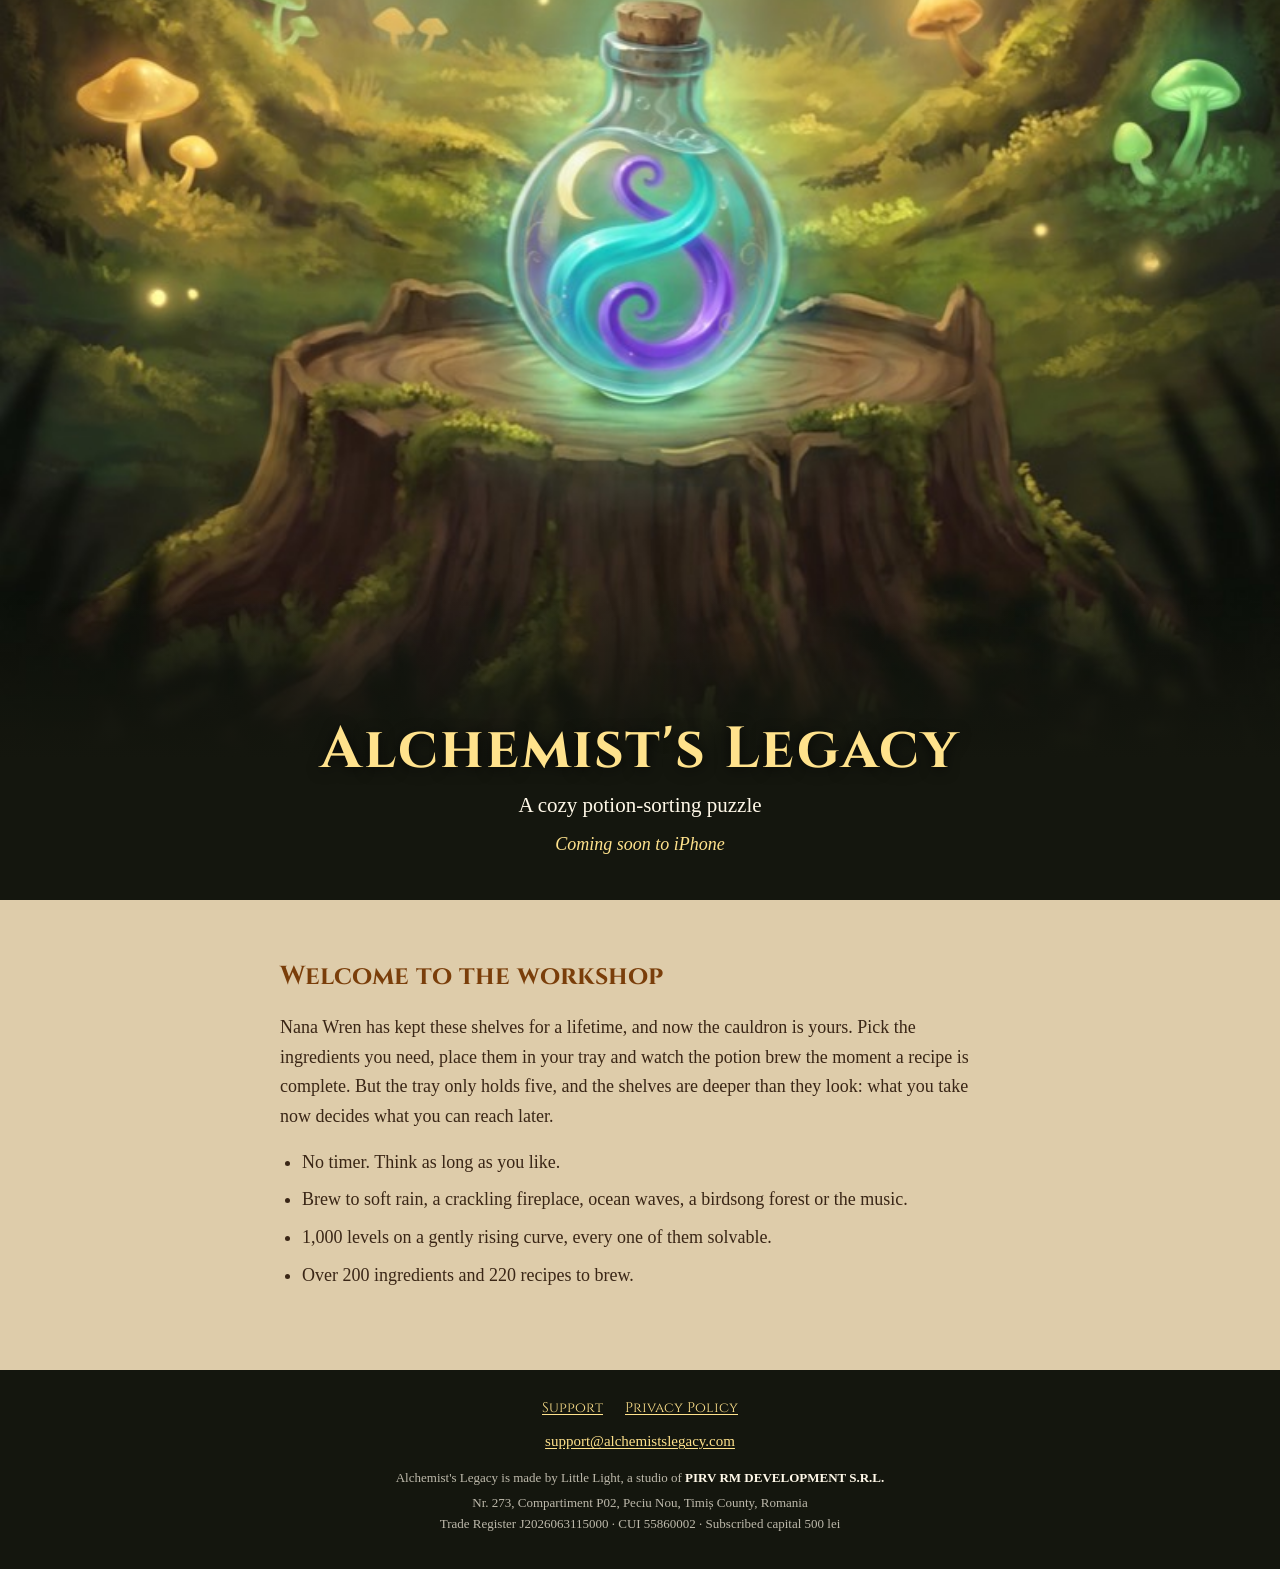
<file: index.html>
<!doctype html>
<html lang="en">
<head>
  <meta charset="utf-8">
  <meta name="viewport" content="width=device-width, initial-scale=1">
  <title>Alchemist's Legacy</title>
  <meta name="description" content="A cozy potion-sorting puzzle for iPhone. Pick ingredients off the shelves, fill your tray and brew every recipe. No timer, no rush.">
  <link rel="icon" type="image/png" href="favicon.png">
  <link rel="stylesheet" href="assets/site.css">
</head>
<body>
  <header class="hero">
    <h1>Alchemist's Legacy</h1>
    <p class="tagline">A cozy potion-sorting puzzle</p>
    <p class="soon">Coming soon to iPhone</p>
  </header>

  <section class="about">
    <div class="inner">
      <h2>Welcome to the workshop</h2>
      <p>Nana Wren has kept these shelves for a lifetime, and now the cauldron is yours. Pick the ingredients you need, place them in your tray and watch the potion brew the moment a recipe is complete. But the tray only holds five, and the shelves are deeper than they look: what you take now decides what you can reach later.</p>
      <ul>
        <li>No timer. Think as long as you like.</li>
        <li>Brew to soft rain, a crackling fireplace, ocean waves, a birdsong forest or the music.</li>
        <li>1,000 levels on a gently rising curve, every one of them solvable.</li>
        <li>Over 200 ingredients and 220 recipes to brew.</li>
      </ul>
    </div>
  </section>

  <footer>
    <nav class="footer-nav" aria-label="Site">
      <a href="support/">Support</a>
      <a href="privacy/">Privacy Policy</a>
    </nav>
    <p><a href="mailto:support@alchemistslegacy.com">support@alchemistslegacy.com</a></p>
    <p class="legal">Alchemist's Legacy is made by Little Light, a studio of <strong>PIRV RM DEVELOPMENT S.R.L.</strong></p>
    <p class="legal">Nr. 273, Compartiment P02, Peciu Nou, Timiș County, Romania<br>
      <span class="item">Trade Register J2026063115000</span><span class="sep"> · </span><span class="item">CUI 55860002</span><span class="sep"> · </span><span class="item">Subscribed capital 500 lei</span></p>
  </footer>
</body>
</html>
</file>
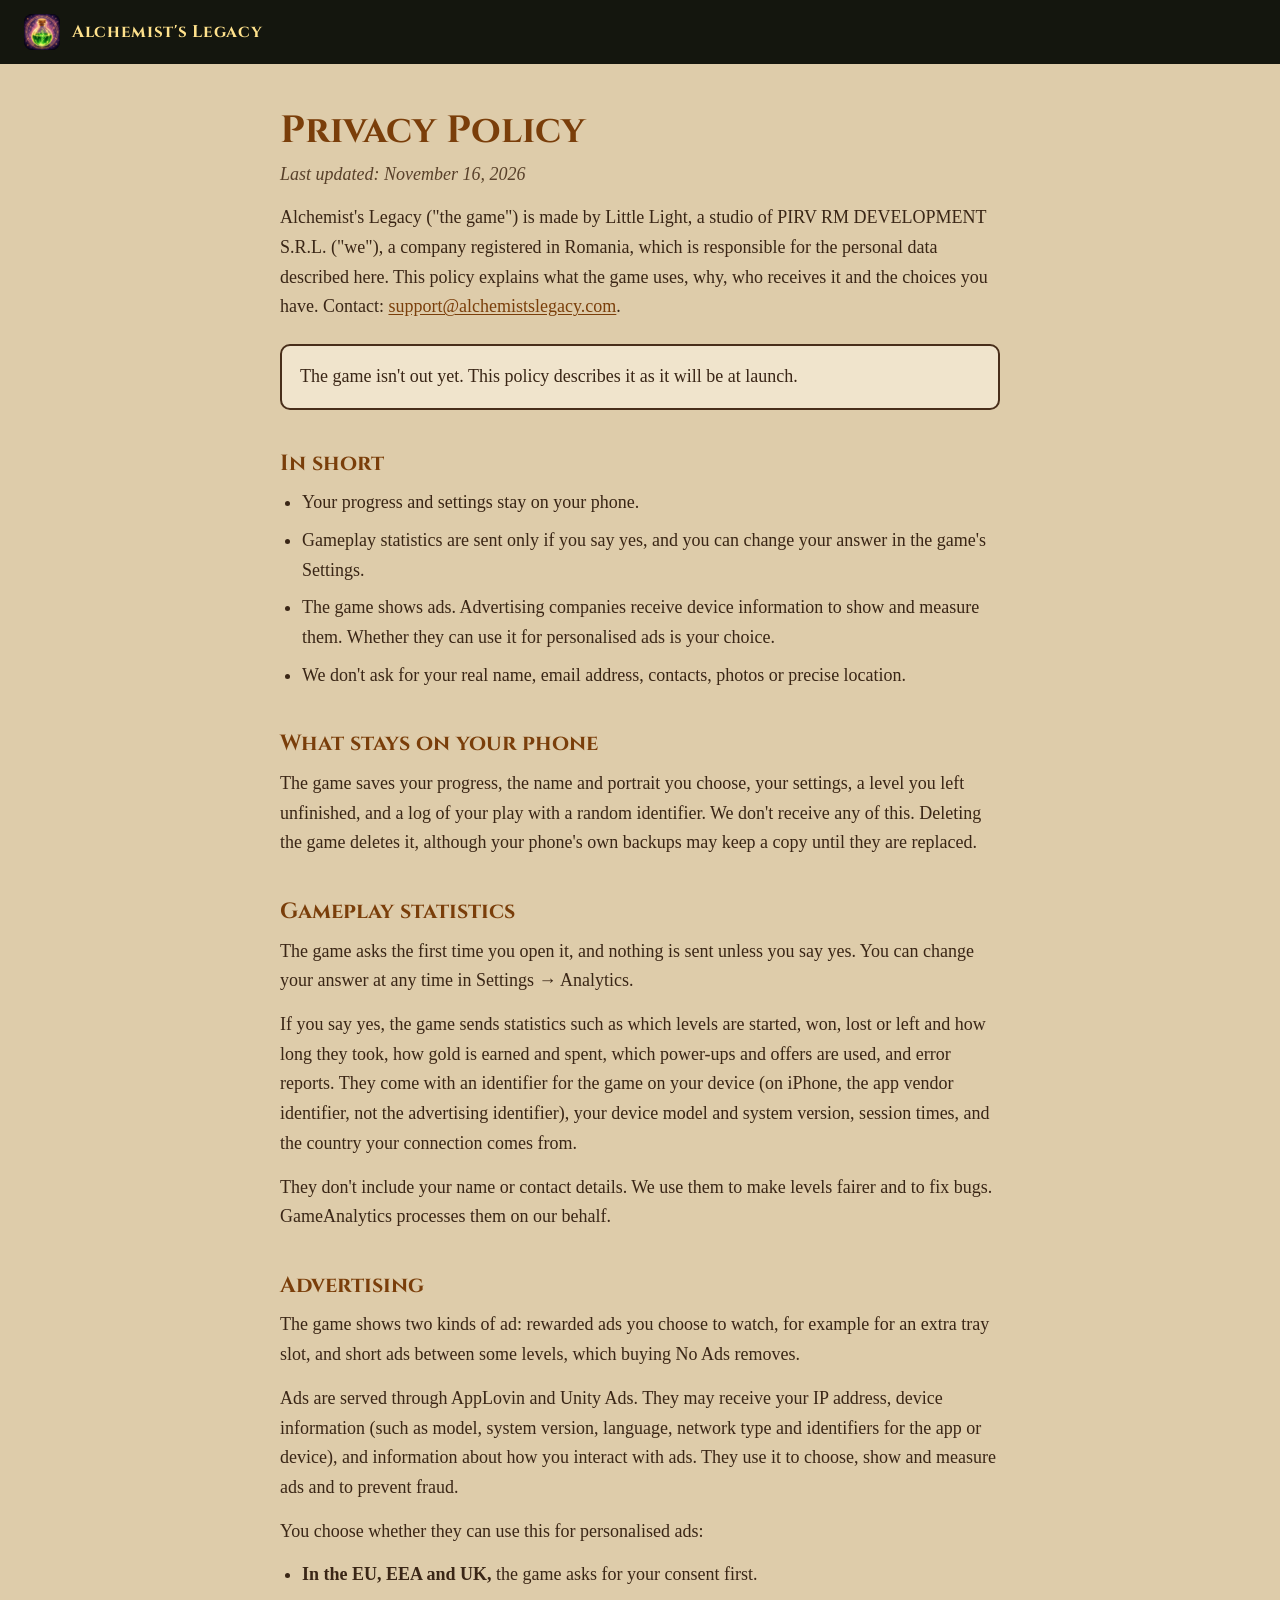
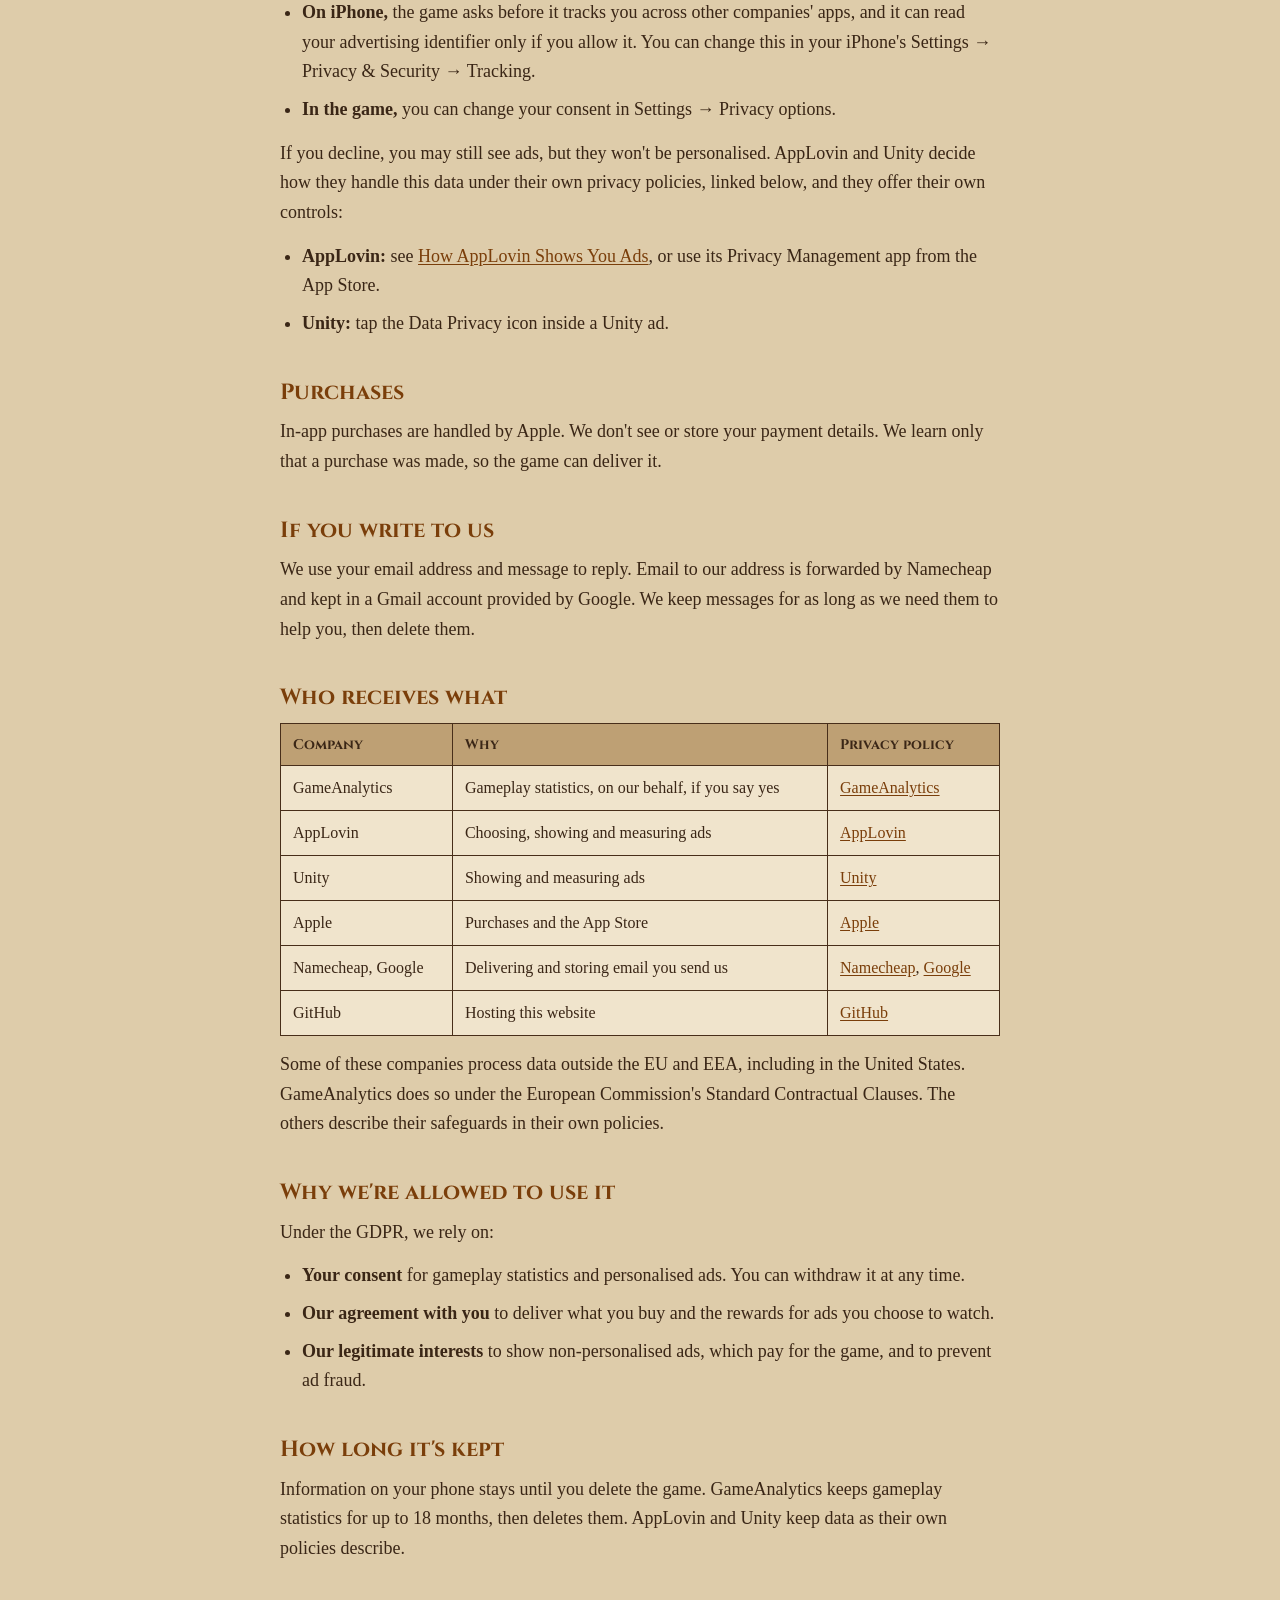
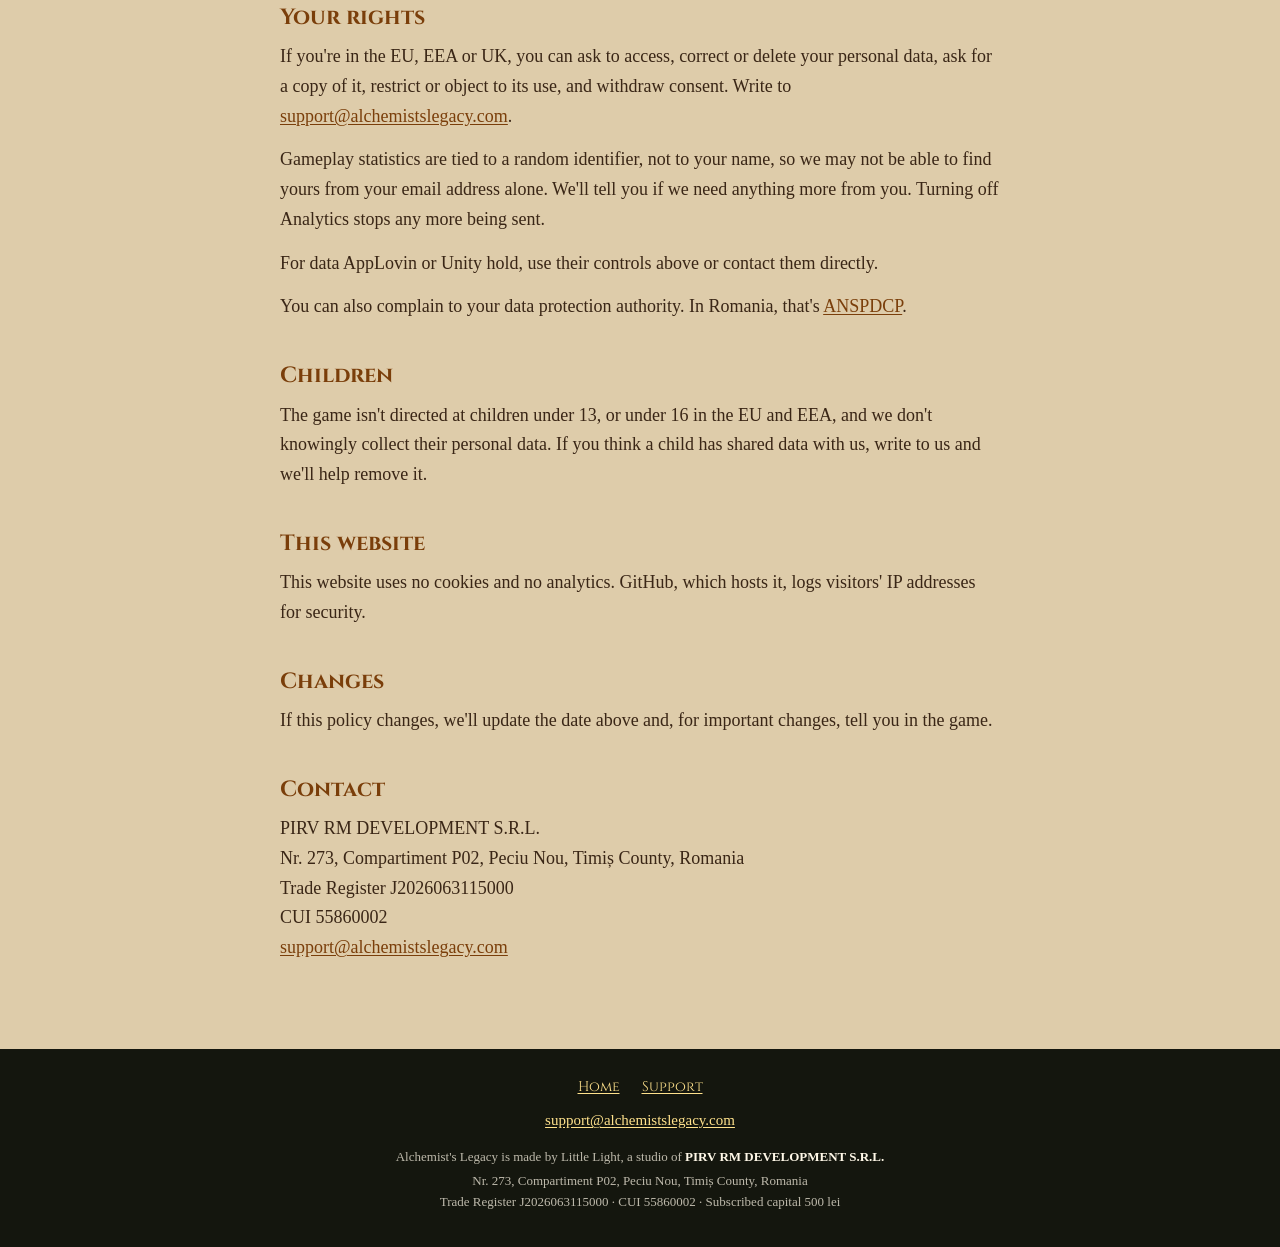
<file: privacy/index.html>
<!doctype html>
<html lang="en">
<head>
  <meta charset="utf-8">
  <meta name="viewport" content="width=device-width, initial-scale=1">
  <title>Privacy Policy · Alchemist's Legacy</title>
  <meta name="description" content="What Alchemist's Legacy uses, why, who receives it and the choices you have.">
  <link rel="icon" type="image/png" href="../favicon.png">
  <link rel="stylesheet" href="../assets/site.css">
</head>
<body>
  <div class="topbar">
    <a class="brand" href="../"><img src="../assets/icon.png" alt="" width="36" height="36">Alchemist's Legacy</a>
  </div>

  <main class="page">
    <div class="inner">
      <h1>Privacy Policy</h1>
      <p class="updated">Last updated: November 16, 2026</p>

      <p>Alchemist's Legacy ("the game") is made by Little Light, a studio of PIRV RM DEVELOPMENT S.R.L. ("we"), a company registered in Romania, which is responsible for the personal data described here. This policy explains what the game uses, why, who receives it and the choices you have. Contact: <a href="mailto:support@alchemistslegacy.com">support@alchemistslegacy.com</a>.</p>

      <div class="note">
        <p>The game isn't out yet. This policy describes it as it will be at launch.</p>
      </div>

      <h2>In short</h2>
      <ul>
        <li>Your progress and settings stay on your phone.</li>
        <li>Gameplay statistics are sent only if you say yes, and you can change your answer in the game's Settings.</li>
        <li>The game shows ads. Advertising companies receive device information to show and measure them. Whether they can use it for personalised ads is your choice.</li>
        <li>We don't ask for your real name, email address, contacts, photos or precise location.</li>
      </ul>

      <h2>What stays on your phone</h2>
      <p>The game saves your progress, the name and portrait you choose, your settings, a level you left unfinished, and a log of your play with a random identifier. We don't receive any of this. Deleting the game deletes it, although your phone's own backups may keep a copy until they are replaced.</p>

      <h2>Gameplay statistics</h2>
      <p>The game asks the first time you open it, and nothing is sent unless you say yes. You can change your answer at any time in Settings → Analytics.</p>
      <p>If you say yes, the game sends statistics such as which levels are started, won, lost or left and how long they took, how gold is earned and spent, which power-ups and offers are used, and error reports. They come with an identifier for the game on your device (on iPhone, the app vendor identifier, not the advertising identifier), your device model and system version, session times, and the country your connection comes from.</p>
      <p>They don't include your name or contact details. We use them to make levels fairer and to fix bugs. GameAnalytics processes them on our behalf.</p>

      <h2>Advertising</h2>
      <p>The game shows two kinds of ad: rewarded ads you choose to watch, for example for an extra tray slot, and short ads between some levels, which buying No Ads removes.</p>
      <p>Ads are served through AppLovin and Unity Ads. They may receive your IP address, device information (such as model, system version, language, network type and identifiers for the app or device), and information about how you interact with ads. They use it to choose, show and measure ads and to prevent fraud.</p>
      <p>You choose whether they can use this for personalised ads:</p>
      <ul>
        <li><strong>In the EU, EEA and UK,</strong> the game asks for your consent first.</li>
        <li><strong>On iPhone,</strong> the game asks before it tracks you across other companies' apps, and it can read your advertising identifier only if you allow it. You can change this in your iPhone's Settings → Privacy &amp; Security → Tracking.</li>
        <li><strong>In the game,</strong> you can change your consent in Settings → Privacy options.</li>
      </ul>
      <p>If you decline, you may still see ads, but they won't be personalised. AppLovin and Unity decide how they handle this data under their own privacy policies, linked below, and they offer their own controls:</p>
      <ul>
        <li><strong>AppLovin:</strong> see <a href="https://dash.applovin.com/p/how-applovin-shows-you-ads">How AppLovin Shows You Ads</a>, or use its Privacy Management app from the App Store.</li>
        <li><strong>Unity:</strong> tap the Data Privacy icon inside a Unity ad.</li>
      </ul>

      <h2>Purchases</h2>
      <p>In-app purchases are handled by Apple. We don't see or store your payment details. We learn only that a purchase was made, so the game can deliver it.</p>

      <h2>If you write to us</h2>
      <p>We use your email address and message to reply. Email to our address is forwarded by Namecheap and kept in a Gmail account provided by Google. We keep messages for as long as we need them to help you, then delete them.</p>

      <h2>Who receives what</h2>
      <div class="table-wrap">
        <table>
          <thead>
            <tr><th scope="col">Company</th><th scope="col">Why</th><th scope="col">Privacy policy</th></tr>
          </thead>
          <tbody>
            <tr><td>GameAnalytics</td><td>Gameplay statistics, on our behalf, if you say yes</td><td><a href="https://www.gameanalytics.com/trust/privacy-notice">GameAnalytics</a></td></tr>
            <tr><td>AppLovin</td><td>Choosing, showing and measuring ads</td><td><a href="https://legal.applovin.com/privacy/">AppLovin</a></td></tr>
            <tr><td>Unity</td><td>Showing and measuring ads</td><td><a href="https://unity.com/legal/game-player-and-app-user-privacy-policy">Unity</a></td></tr>
            <tr><td>Apple</td><td>Purchases and the App Store</td><td><a href="https://www.apple.com/legal/privacy/">Apple</a></td></tr>
            <tr><td>Namecheap, Google</td><td>Delivering and storing email you send us</td><td><a href="https://www.namecheap.com/legal/general/privacy-policy/">Namecheap</a>, <a href="https://policies.google.com/privacy">Google</a></td></tr>
            <tr><td>GitHub</td><td>Hosting this website</td><td><a href="https://docs.github.com/en/site-policy/privacy-policies/github-general-privacy-statement">GitHub</a></td></tr>
          </tbody>
        </table>
      </div>
      <p>Some of these companies process data outside the EU and EEA, including in the United States. GameAnalytics does so under the European Commission's Standard Contractual Clauses. The others describe their safeguards in their own policies.</p>

      <h2>Why we're allowed to use it</h2>
      <p>Under the GDPR, we rely on:</p>
      <ul>
        <li><strong>Your consent</strong> for gameplay statistics and personalised ads. You can withdraw it at any time.</li>
        <li><strong>Our agreement with you</strong> to deliver what you buy and the rewards for ads you choose to watch.</li>
        <li><strong>Our legitimate interests</strong> to show non-personalised ads, which pay for the game, and to prevent ad fraud.</li>
      </ul>

      <h2>How long it's kept</h2>
      <p>Information on your phone stays until you delete the game. GameAnalytics keeps gameplay statistics for up to 18 months, then deletes them. AppLovin and Unity keep data as their own policies describe.</p>

      <h2>Your rights</h2>
      <p>If you're in the EU, EEA or UK, you can ask to access, correct or delete your personal data, ask for a copy of it, restrict or object to its use, and withdraw consent. Write to <a href="mailto:support@alchemistslegacy.com">support@alchemistslegacy.com</a>.</p>
      <p>Gameplay statistics are tied to a random identifier, not to your name, so we may not be able to find yours from your email address alone. We'll tell you if we need anything more from you. Turning off Analytics stops any more being sent.</p>
      <p>For data AppLovin or Unity hold, use their controls above or contact them directly.</p>
      <p>You can also complain to your data protection authority. In Romania, that's <a href="https://www.dataprotection.ro/">ANSPDCP</a>.</p>

      <h2>Children</h2>
      <p>The game isn't directed at children under 13, or under 16 in the EU and EEA, and we don't knowingly collect their personal data. If you think a child has shared data with us, write to us and we'll help remove it.</p>

      <h2>This website</h2>
      <p>This website uses no cookies and no analytics. GitHub, which hosts it, logs visitors' IP addresses for security.</p>

      <h2>Changes</h2>
      <p>If this policy changes, we'll update the date above and, for important changes, tell you in the game.</p>

      <h2>Contact</h2>
      <p>PIRV RM DEVELOPMENT S.R.L.<br>
        Nr. 273, Compartiment P02, Peciu Nou, Timiș County, Romania<br>
        Trade Register J2026063115000<br>
        CUI 55860002<br>
        <a href="mailto:support@alchemistslegacy.com">support@alchemistslegacy.com</a></p>
    </div>
  </main>

  <footer>
    <nav class="footer-nav" aria-label="Site">
      <a href="../">Home</a>
      <a href="../support/">Support</a>
    </nav>
    <p><a href="mailto:support@alchemistslegacy.com">support@alchemistslegacy.com</a></p>
    <p class="legal">Alchemist's Legacy is made by Little Light, a studio of <strong>PIRV RM DEVELOPMENT S.R.L.</strong></p>
    <p class="legal">Nr. 273, Compartiment P02, Peciu Nou, Timiș County, Romania<br>
      <span class="item">Trade Register J2026063115000</span><span class="sep"> · </span><span class="item">CUI 55860002</span><span class="sep"> · </span><span class="item">Subscribed capital 500 lei</span></p>
  </footer>
</body>
</html>
</file>
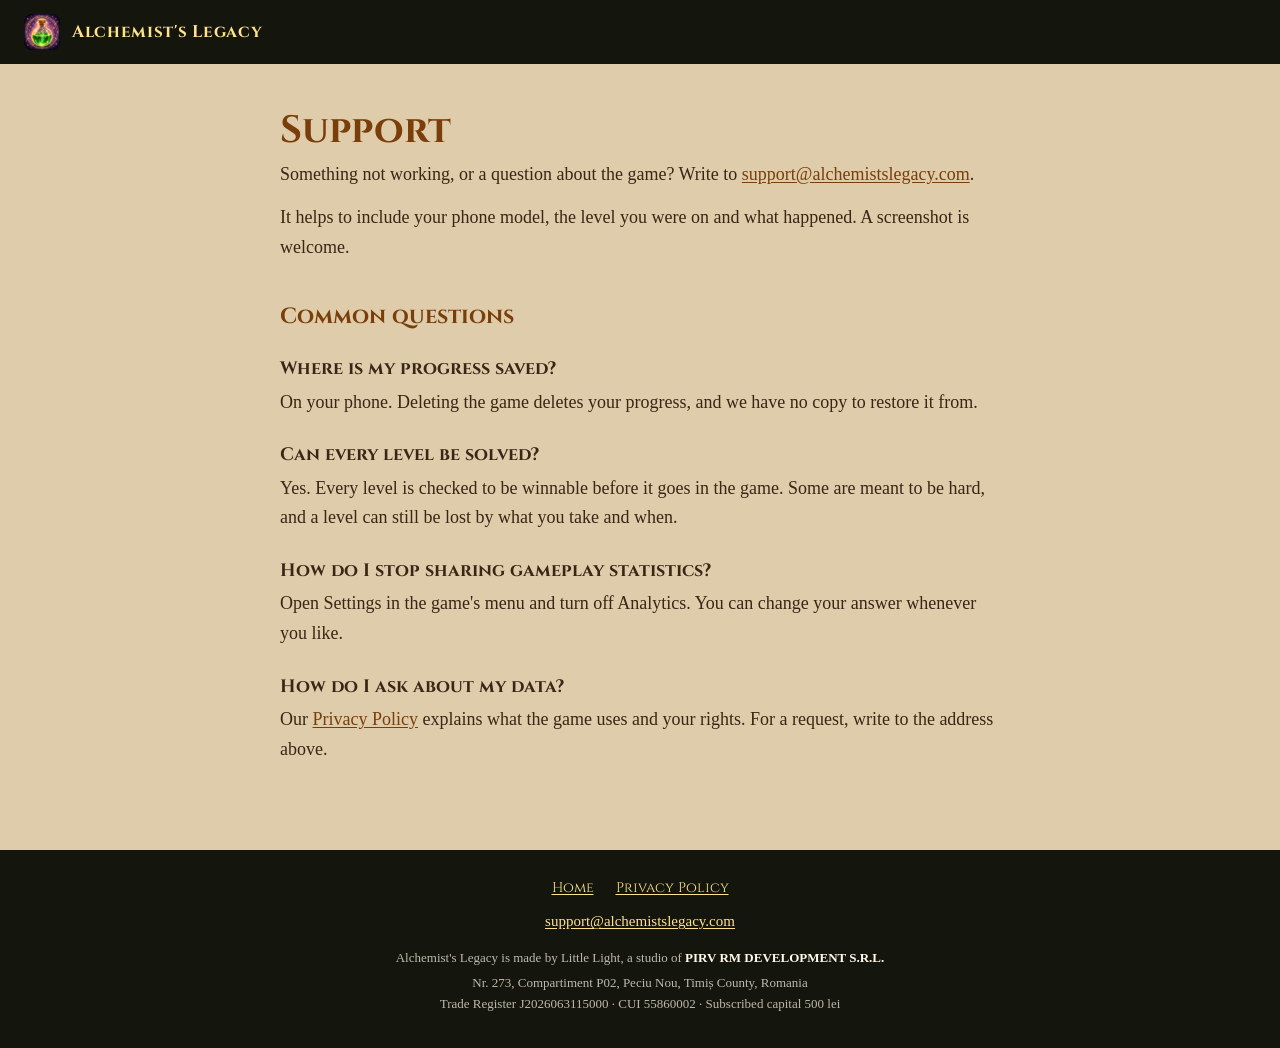
<file: support/index.html>
<!doctype html>
<html lang="en">
<head>
  <meta charset="utf-8">
  <meta name="viewport" content="width=device-width, initial-scale=1">
  <title>Support · Alchemist's Legacy</title>
  <meta name="description" content="Help with Alchemist's Legacy, and how to contact us.">
  <link rel="icon" type="image/png" href="../favicon.png">
  <link rel="stylesheet" href="../assets/site.css">
</head>
<body>
  <div class="topbar">
    <a class="brand" href="../"><img src="../assets/icon.png" alt="" width="36" height="36">Alchemist's Legacy</a>
  </div>

  <main class="page">
    <div class="inner">
      <h1>Support</h1>
      <p>Something not working, or a question about the game? Write to <a href="mailto:support@alchemistslegacy.com">support@alchemistslegacy.com</a>.</p>
      <p>It helps to include your phone model, the level you were on and what happened. A screenshot is welcome.</p>

      <h2>Common questions</h2>

      <h3>Where is my progress saved?</h3>
      <p>On your phone. Deleting the game deletes your progress, and we have no copy to restore it from.</p>

      <h3>Can every level be solved?</h3>
      <p>Yes. Every level is checked to be winnable before it goes in the game. Some are meant to be hard, and a level can still be lost by what you take and when.</p>

      <h3>How do I stop sharing gameplay statistics?</h3>
      <p>Open Settings in the game's menu and turn off Analytics. You can change your answer whenever you like.</p>

      <h3>How do I ask about my data?</h3>
      <p>Our <a href="../privacy/">Privacy Policy</a> explains what the game uses and your rights. For a request, write to the address above.</p>
    </div>
  </main>

  <footer>
    <nav class="footer-nav" aria-label="Site">
      <a href="../">Home</a>
      <a href="../privacy/">Privacy Policy</a>
    </nav>
    <p><a href="mailto:support@alchemistslegacy.com">support@alchemistslegacy.com</a></p>
    <p class="legal">Alchemist's Legacy is made by Little Light, a studio of <strong>PIRV RM DEVELOPMENT S.R.L.</strong></p>
    <p class="legal">Nr. 273, Compartiment P02, Peciu Nou, Timiș County, Romania<br>
      <span class="item">Trade Register J2026063115000</span><span class="sep"> · </span><span class="item">CUI 55860002</span><span class="sep"> · </span><span class="item">Subscribed capital 500 lei</span></p>
  </footer>
</body>
</html>
</file>
<file: assets/site.css>
/* The game's own palette: ForestUI's parchment, inks and frames. */
@font-face { font-family: "Cinzel"; src: url("fonts/Cinzel-Regular.ttf") format("truetype"); font-weight: 400; font-display: swap; }
@font-face { font-family: "Cinzel"; src: url("fonts/Cinzel-Bold.ttf") format("truetype"); font-weight: 700; font-display: swap; }

:root {
  --page: rgb(222, 204, 170);
  --page-pale: rgb(240, 228, 204);
  --ink: rgb(58, 38, 22);
  --ink-soft: rgb(88, 64, 42);
  --ink-title: rgb(122, 62, 10);
  --frame: rgb(190, 160, 116);
  --rim: rgb(72, 46, 26);
  --night: rgb(20, 22, 14);
  --gold: rgb(255, 226, 140);
  --cream: rgb(255, 248, 232);
}

* { box-sizing: border-box; }

html { -webkit-text-size-adjust: 100%; }

body {
  margin: 0;
  background: var(--night);
  color: var(--ink);
  font: 18px/1.65 Georgia, "Iowan Old Style", "Times New Roman", serif;
}

h1, h2, h3, .brand, .footer-nav, .button { font-family: "Cinzel", Georgia, serif; }

a { color: var(--ink-title); text-underline-offset: 2px; }
a:hover { color: var(--ink); }
a:focus-visible { outline: 3px solid var(--ink-title); outline-offset: 2px; border-radius: 2px; }

/* Top bar on the inner pages */
.topbar {
  display: flex;
  align-items: center;
  justify-content: space-between;
  gap: 16px;
  padding: 14px 24px;
  background: var(--night);
}
.brand {
  display: flex;
  align-items: center;
  gap: 12px;
  color: var(--gold);
  font-weight: 700;
  font-size: 17px;
  letter-spacing: 0.04em;
  text-decoration: none;
}
.brand:hover { color: var(--cream); }
.brand img { width: 36px; height: 36px; border-radius: 8px; display: block; }

/* Home */
.hero {
  position: relative;
  min-height: 100svh;
  display: flex;
  flex-direction: column;
  align-items: center;
  justify-content: flex-end;
  padding: 48px 20px 40px;
  text-align: center;
  background: var(--night);
  color: var(--cream);
}
/* The picture stops above the title, so the flask stays clear of it at any screen shape. */
.hero::before,
.hero::after {
  content: "";
  position: absolute;
  inset: 0 0 140px 0;
}
.hero::before { background: url("forest.jpg") center bottom / cover no-repeat; }
.hero::after { background: linear-gradient(to bottom, rgba(20, 22, 14, 0) 78%, rgb(20, 22, 14) 100%); }
.hero > * { position: relative; z-index: 1; }
.hero h1 {
  margin: 0 0 6px;
  color: var(--gold);
  font-size: clamp(34px, 7vw, 58px);
  line-height: 1.1;
  letter-spacing: 0.03em;
  text-shadow: 0 2px 14px rgba(0, 0, 0, 0.7);
}
.hero .tagline { margin: 0 0 8px; font-size: 21px; }
.hero .soon { margin: 0; color: var(--gold); font-style: italic; }

.about {
  background: var(--page);
  padding: 56px 20px 64px;
}
.about .inner { max-width: 720px; margin: 0 auto; }
.about h2 { margin: 0 0 14px; color: var(--ink-title); font-size: 26px; }
.about p { margin: 0 0 16px; }
.about ul { margin: 0 0 16px; padding-left: 22px; }
.about li { margin-bottom: 8px; }

/* Long pages */
main.page {
  background: var(--page);
  padding: 44px 20px 72px;
}
main.page .inner { max-width: 720px; margin: 0 auto; }
main.page h1 { margin: 0 0 6px; color: var(--ink-title); font-size: clamp(28px, 6vw, 38px); line-height: 1.2; }
main.page h2 { margin: 40px 0 10px; color: var(--ink-title); font-size: 22px; line-height: 1.3; }
main.page h3 { margin: 26px 0 6px; color: var(--ink); font-size: 18px; line-height: 1.35; }
main.page p { margin: 0 0 14px; }
main.page ul { margin: 0 0 14px; padding-left: 22px; }
main.page li { margin-bottom: 8px; }
.updated { color: var(--ink-soft); font-style: italic; }

.note {
  margin: 22px 0;
  padding: 16px 18px;
  background: var(--page-pale);
  border: 2px solid var(--rim);
  border-radius: 10px;
}
.note p:last-child { margin-bottom: 0; }

/* Who gets what */
.table-wrap { overflow-x: auto; margin: 0 0 14px; }
table { width: 100%; min-width: 480px; border-collapse: collapse; font-size: 16px; line-height: 1.5; }
th, td { padding: 10px 12px; border: 1px solid var(--rim); text-align: left; vertical-align: top; }
th { background: var(--frame); font-family: "Cinzel", Georgia, serif; font-size: 14px; }
td { background: var(--page-pale); }

footer {
  padding: 26px 20px 34px;
  background: var(--night);
  color: var(--page);
  text-align: center;
  font-size: 15px;
}
.footer-nav { display: flex; flex-wrap: wrap; justify-content: center; gap: 8px 22px; margin-bottom: 10px; font-size: 14px; }
footer a { color: var(--gold); }
footer a:hover { color: var(--cream); }
footer p { margin: 0; }
footer .legal { margin-top: 14px; font-size: 13px; line-height: 1.6; color: rgba(255, 248, 232, 0.72); }
footer .legal + .legal { margin-top: 4px; }
footer .legal strong { color: var(--cream); font-weight: 700; }
footer .legal .item { white-space: nowrap; }

@media (max-width: 480px) {
  body { font-size: 17px; }
  .topbar { padding: 12px 16px; }
  .brand { font-size: 15px; }
  main.page, .about { padding-left: 16px; padding-right: 16px; }
  footer .legal .sep { display: none; }
  footer .legal .item { display: block; }
}
</file>
